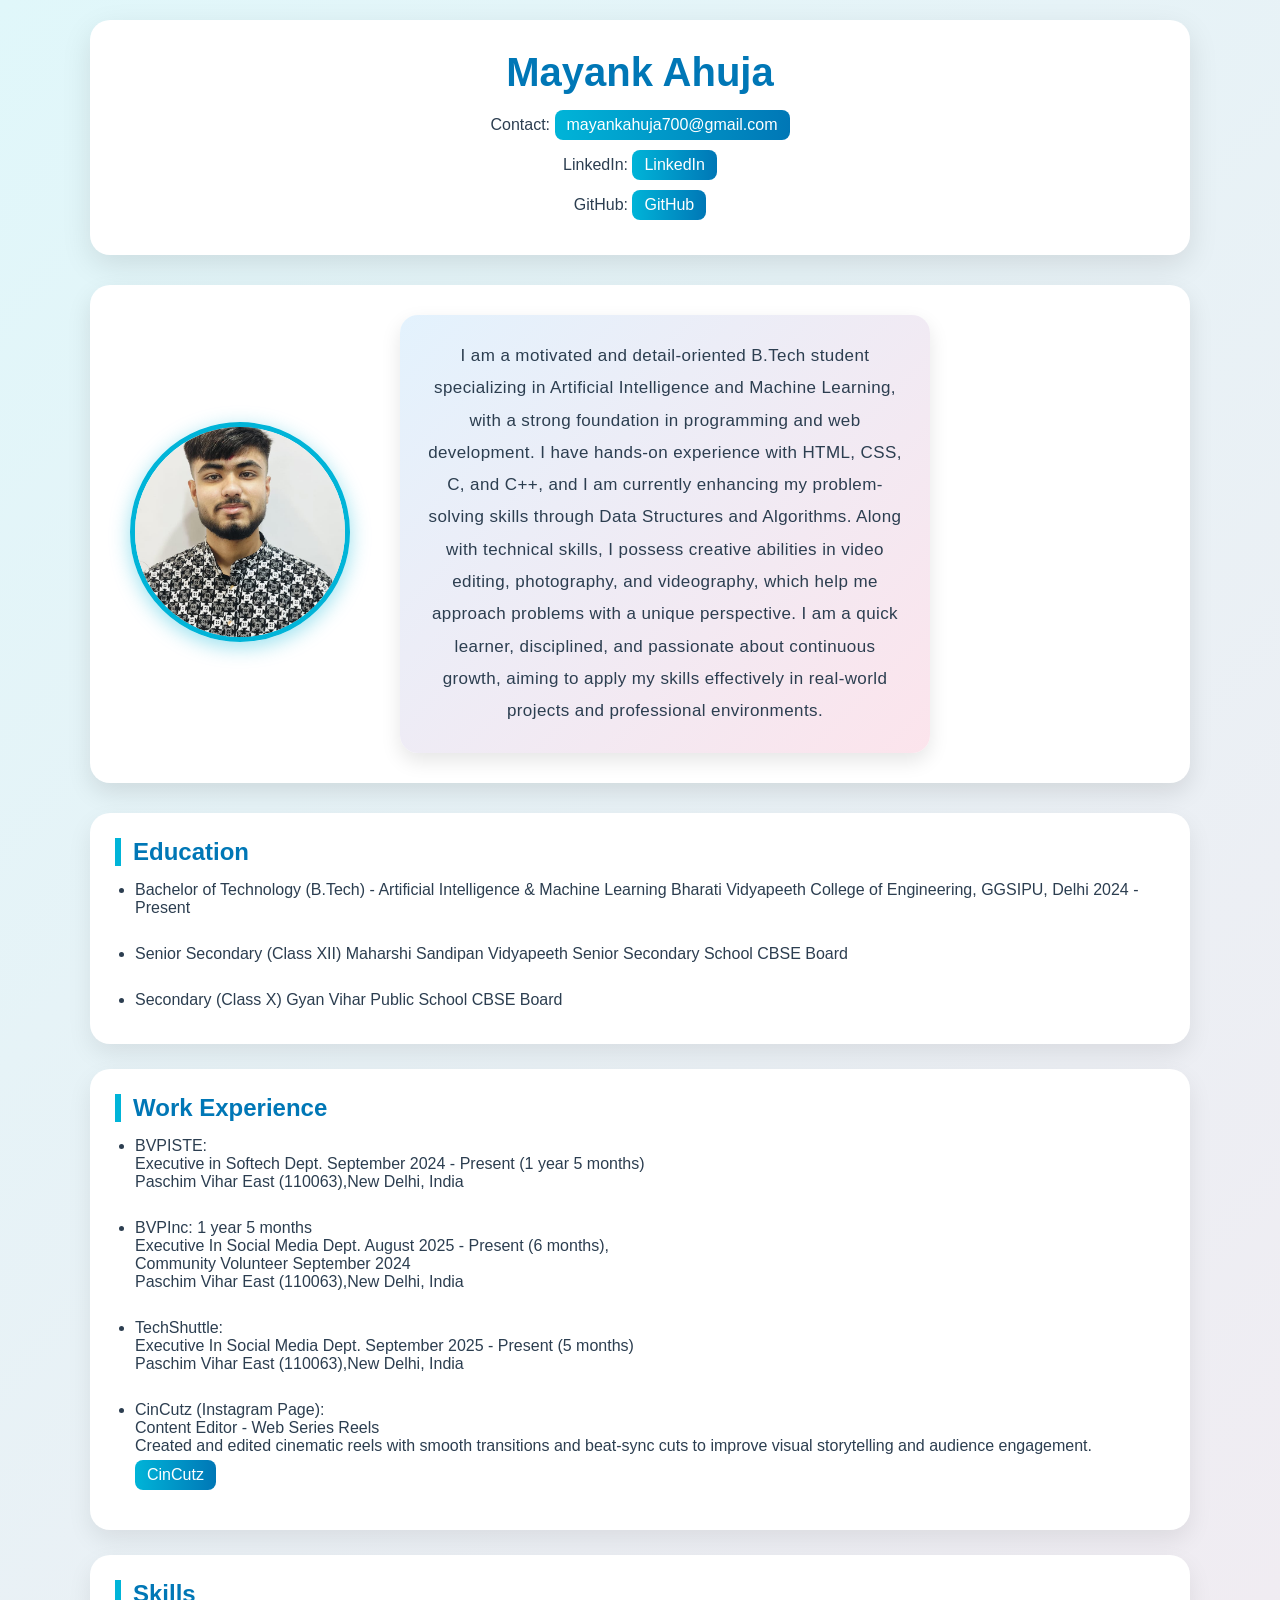
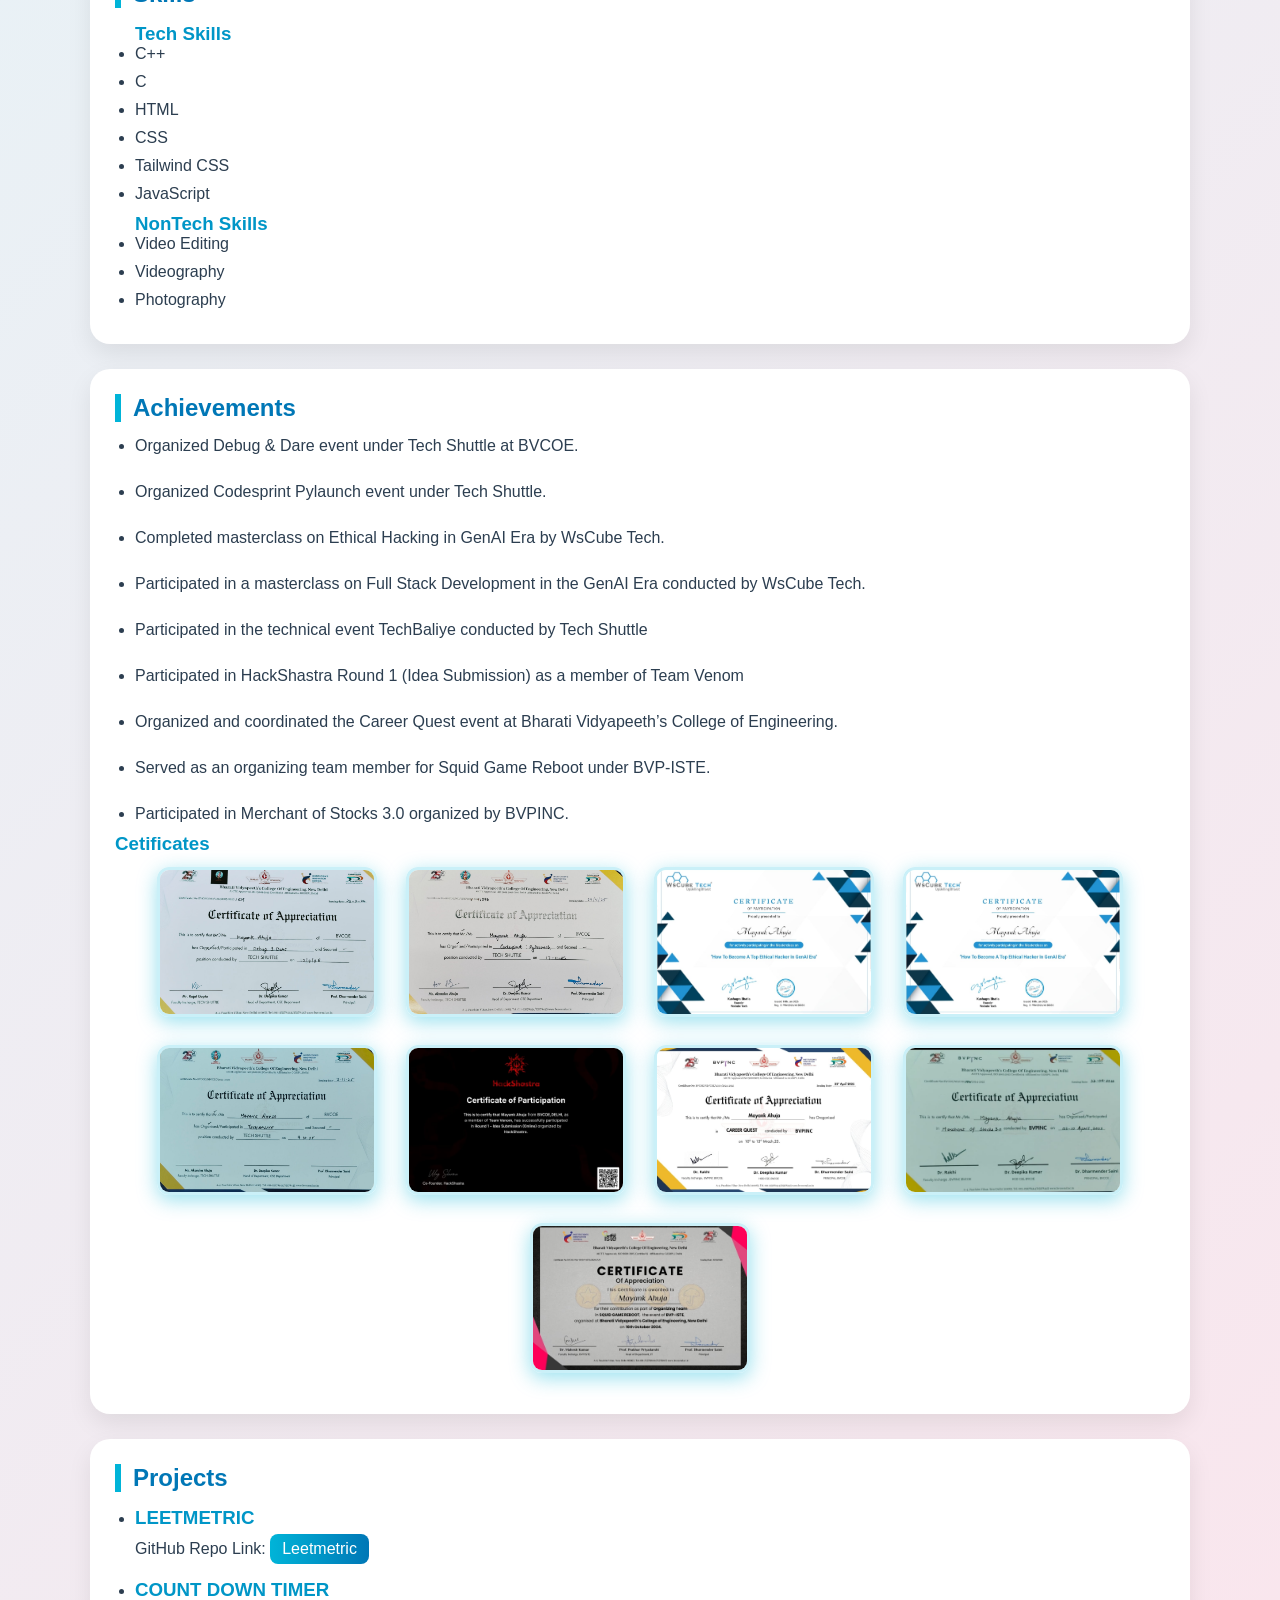
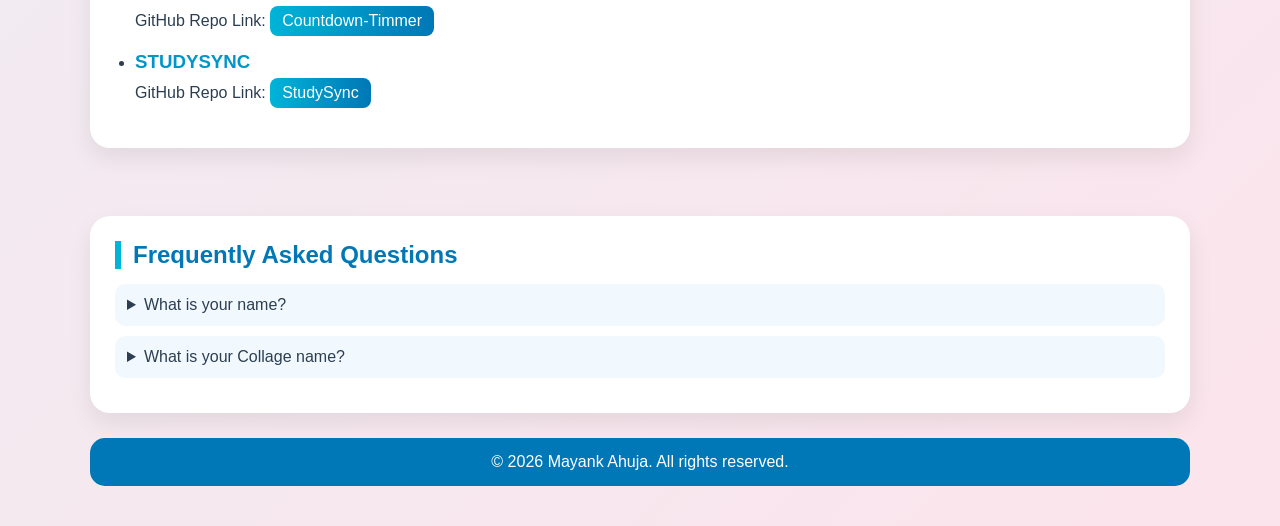
<file: index.html>
<!DOCTYPE html>
<html lang="en">
<head>
    <meta charset="UTF-8">
    <meta name="viewport" content="width=device-width, initial-scale=1.0">
    <title>Resume</title>
    <link rel="stylesheet" href="resume.css">
</head>
<body>
    <div>
        <h1>Mayank Ahuja</h1>
        <p>Contact: <a href="mailto:mayankahuja700@gmail.com">mayankahuja700@gmail.com</a></p>
        <p>LinkedIn: <a href=">https://www.linkedin.com/in/mayank-ahuja-430414332?utm_source=share&utm_campaign=share_via&utm_content=profile&utm_medium=android_app">LinkedIn</a></p>
        <p>GitHub: <a href="https://github.com/Mayankahuja005">GitHub</a></p>
    </div>
    <table>
        <tr>
            <td><img src="images/it'sme.jpeg" alt="Mayank Ahuja" height="250px" width="200px"></td>
            <td>
                I am a motivated and detail-oriented B.Tech student specializing in Artificial
                Intelligence and Machine Learning, with a strong foundation in programming and web
                development. I have hands-on experience with HTML, CSS, C, and C++, and I am
                currently enhancing my problem-solving skills through Data Structures and Algorithms.
                Along with technical skills, I possess creative abilities in video editing, photography,
                and videography, which help me approach problems with a unique perspective. I am a
                quick learner, disciplined, and passionate about continuous growth, aiming to apply my
                skills effectively in real-world projects and professional environments.
            </td>
        </tr>
    </table>
    <section>
        <h2>Education</h2>
        <ul>
            <li>Bachelor of Technology (B.Tech) - Artificial Intelligence & Machine Learning
                Bharati Vidyapeeth College of Engineering, GGSIPU, Delhi
                2024 - Present</li>
                <br>
            <li>Senior Secondary (Class XII)
                Maharshi Sandipan Vidyapeeth Senior Secondary School
                CBSE Board
            </li>
            <br>
            <li>Secondary (Class X)
                Gyan Vihar Public School
                CBSE Board
            </li>
        </ul>
    </section>
    <section>
        <h2>Work Experience</h2>
        <ul>
            <li>
                BVPISTE:
                <br>
                Executive in Softech Dept.
                September 2024 - Present (1 year 5 months)
                <br>
                Paschim Vihar East (110063),New Delhi, India
            </li>
            <br>
            <li>
                BVPInc:
                1 year 5 months
                <br>
                Executive In Social Media Dept.
                August 2025 - Present (6 months),
                <br>
                Community Volunteer
                September 2024 
                <br>
                Paschim Vihar East (110063),New Delhi, India
            </li>
            <br>
            <li>
                TechShuttle:
                <br>
                Executive In Social Media Dept.
                September 2025 - Present (5 months)
                <br>
                Paschim Vihar East (110063),New Delhi, India
            </li>
            <br>
            <li>
               CinCutz (Instagram Page):<br>
               Content Editor - Web Series Reels<br>
               Created and edited cinematic reels with smooth transitions and beat-sync cuts to improve visual storytelling and audience engagement.
               <a href="https://www.instagram.com/cinecutz005?utm_source=ig_web_button_share_sheet&igsh=ZDNlZDc0MzIxNw==">CinCutz</a>
            </li>
        </ul>
    </section>
    <section>
        <h2>Skills</h2>
        <ul>
            <h3>Tech Skills</h3>
            <li>C++</li>
            <li>C</li>
            <li>HTML</li>
            <li>CSS</li>
            <li>Tailwind CSS</li>
            <li>JavaScript</li>
            <h3>NonTech Skills</h3>
            <li>Video Editing</li>
            <li>Videography</li>
            <li>Photography</li>
        </ul>
    </section>
    <section>
        <h2>Achievements</h2>
        <ul>
            <li>Organized Debug & Dare event under Tech Shuttle at BVCOE.</li>
            <br>
            <li>Organized Codesprint Pylaunch event under Tech Shuttle.</li>
            <br>
            <li>Completed masterclass on Ethical Hacking in GenAI Era by WsCube Tech.</li>
            <br>
            <li>Participated in a masterclass on Full Stack Development in the GenAI Era conducted by WsCube Tech.</li>
            <br>
            <li>Participated in the technical event TechBaliye conducted by Tech Shuttle</li>
            <br>
            <li>Participated in HackShastra Round 1 (Idea Submission) as a member of Team Venom</li>
            <br>
            <li>Organized and coordinated the Career Quest event at Bharati Vidyapeeth’s College of Engineering.</li>
            <br>
            <li>Served as an organizing team member for Squid Game Reboot under BVP-ISTE.</li>
            <br>
            <li>Participated in Merchant of Stocks 3.0 organized by BVPINC.</li>
        </ul>
        <h3>Cetificates</h3>
        <img src="images/debug&dare.jpeg" alt="Debug&Dare" height="200px" width="200px">
        <img src="images/pylaunch.jpeg" alt="Pylaunch" height="200px" width="200px">
        <img src="images/masterclasshacking.jpeg" alt="MasterClassHacking" height="200px" width="200px">
        <img src="images/masterclasshacking.jpeg" alt="MasterClass" height="200px" width="200px">
        <img src="images/techbaliye.jpeg" alt="TechBaliye" height="200px" width="200px">
        <img src="images/hackshastra.jpeg" alt="Hackshastra" height="200px" width="200px">
        <img src="images/Careerquest.jpeg" alt="Career Quest" height="200px" width="200px">
        <img src="images/merchantofstocks.jpeg" alt="Merchant Of Stocks" height="200px" width="200px">
        <img src="images/squidgame.jpeg" alt="Squid Game" height="200px" width="200px">
    </section>
    <section>
        <h2>Projects</h2>
        <ul>
            <li>
                <h3>LEETMETRIC</h3>
                <span>GitHub Repo Link:</span>
                <a href="https://github.com/Mayankahuja005/Leetmetric.git">Leetmetric</a>
            </li>
             <li>
                <h3>COUNT DOWN TIMER</h3>
                <span>GitHub Repo Link:</span>
                <a href="https://github.com/Mayankahuja005/Countdown-Timmer.git">Countdown-Timmer</a>
            </li>
            <li>
                <h3>STUDYSYNC</h3>
                <span>GitHub Repo Link:</span>
                <a href="https://github.com/Mayankahuja005/StudySync.git">StudySync</a>
            </li>
        </ul>
    </section>
    <br>
    <section>
        <h2>Frequently Asked Questions</h2>
        <details>
            <summary>What is your name?</summary>
            My name is Mayank Ahuja
        </details>
        <details>
            <summary>What is your Collage name?</summary>
            BVCOE-Bharati Vidyapeeth's College of Engineering, New Delhi ,under GGSIPU(Guru Gobind Singh Indraprastha University)
        </details>
    </section>
    <footer>
        <p>&copy 2026 Mayank Ahuja. All rights reserved.</p>
    </footer>
</body>
</html>
</file>
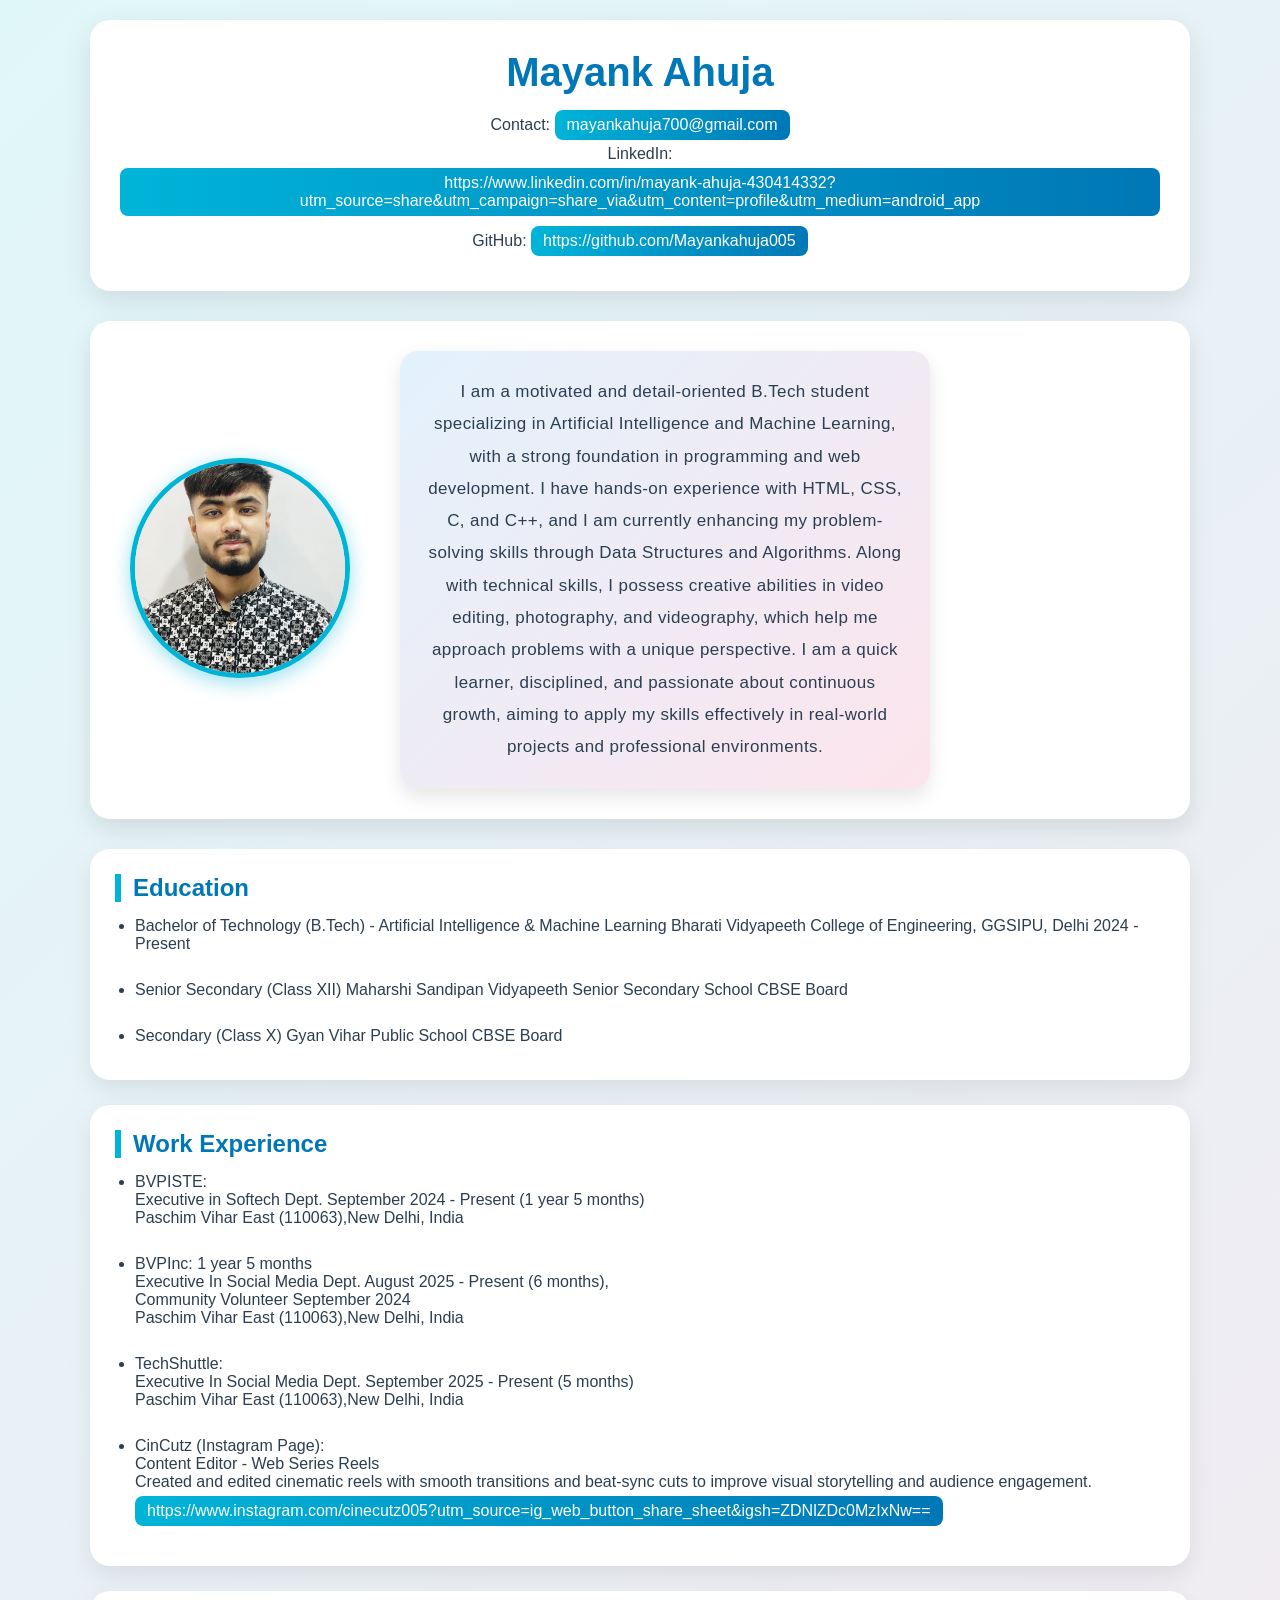
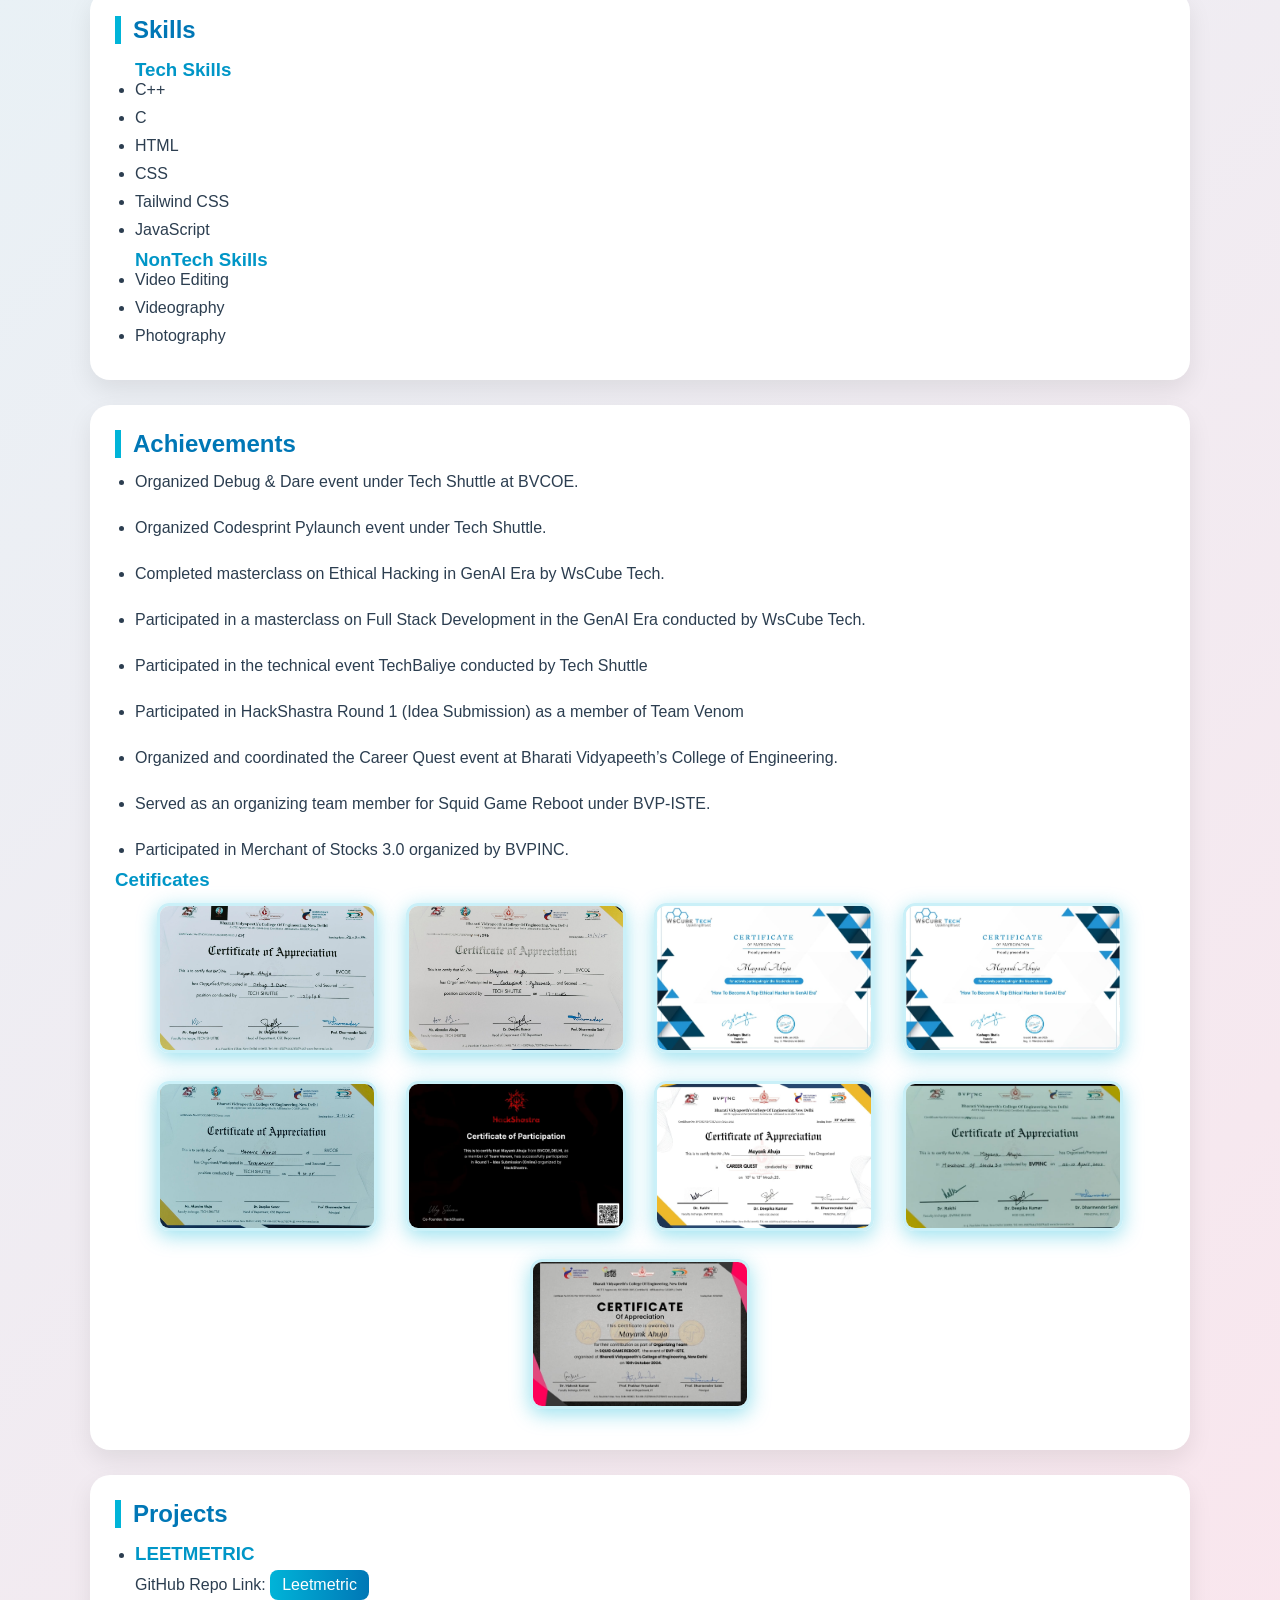
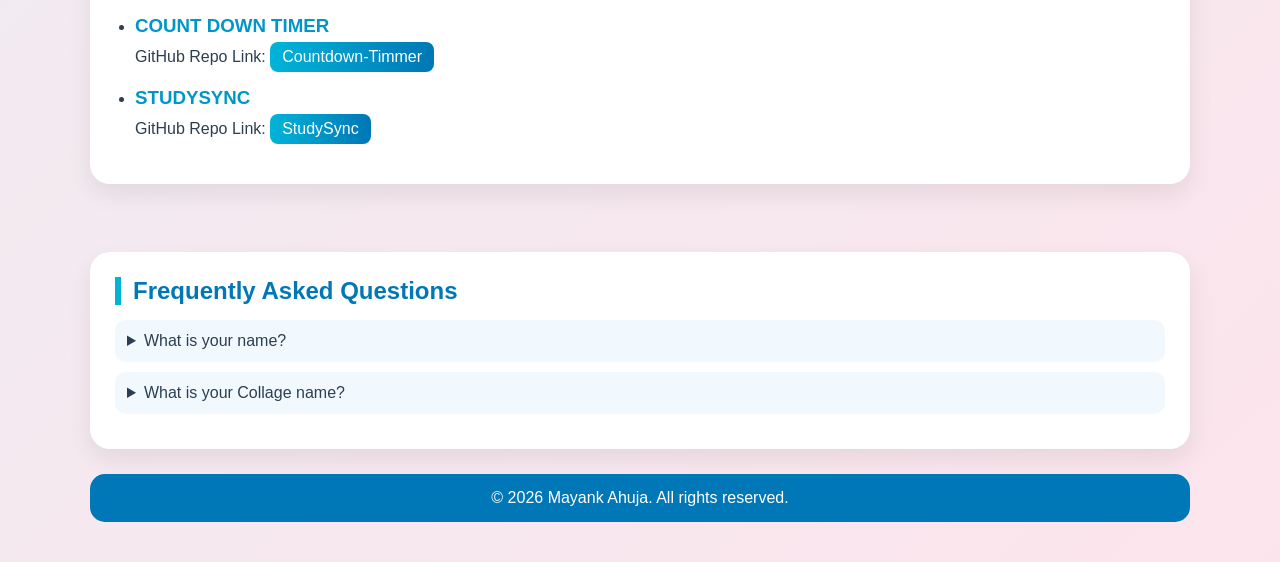
<file: Resume.html>
<!DOCTYPE html>
<html lang="en">
<head>
    <meta charset="UTF-8">
    <meta name="viewport" content="width=device-width, initial-scale=1.0">
    <title>Resume</title>
    <link rel="stylesheet" href="resume.css">
</head>
<body>
    <div>
        <h1>Mayank Ahuja</h1>
        <p>Contact: <a href="mailto:mayankahuja700@gmail.com">mayankahuja700@gmail.com</a></p>
        <p>LinkedIn: <a href="https://www.linkedin.com/in/mayank-ahuja-430414332">https://www.linkedin.com/in/mayank-ahuja-430414332?utm_source=share&utm_campaign=share_via&utm_content=profile&utm_medium=android_app</a></p>
        <p>GitHub: <a href="https://github.com/Mayankahuja005">https://github.com/Mayankahuja005</a></p>
    </div>
    <table>
        <tr>
            <td><img src="images/it'sme.jpeg" alt="Mayank Ahuja" height="250px" width="200px"></td>
            <td>
                I am a motivated and detail-oriented B.Tech student specializing in Artificial
                Intelligence and Machine Learning, with a strong foundation in programming and web
                development. I have hands-on experience with HTML, CSS, C, and C++, and I am
                currently enhancing my problem-solving skills through Data Structures and Algorithms.
                Along with technical skills, I possess creative abilities in video editing, photography,
                and videography, which help me approach problems with a unique perspective. I am a
                quick learner, disciplined, and passionate about continuous growth, aiming to apply my
                skills effectively in real-world projects and professional environments.
            </td>
        </tr>
    </table>
    <section>
        <h2>Education</h2>
        <ul>
            <li>Bachelor of Technology (B.Tech) - Artificial Intelligence & Machine Learning
                Bharati Vidyapeeth College of Engineering, GGSIPU, Delhi
                2024 - Present</li>
                <br>
            <li>Senior Secondary (Class XII)
                Maharshi Sandipan Vidyapeeth Senior Secondary School
                CBSE Board
            </li>
            <br>
            <li>Secondary (Class X)
                Gyan Vihar Public School
                CBSE Board
            </li>
        </ul>
    </section>
    <section>
        <h2>Work Experience</h2>
        <ul>
            <li>
                BVPISTE:
                <br>
                Executive in Softech Dept.
                September 2024 - Present (1 year 5 months)
                <br>
                Paschim Vihar East (110063),New Delhi, India
            </li>
            <br>
            <li>
                BVPInc:
                1 year 5 months
                <br>
                Executive In Social Media Dept.
                August 2025 - Present (6 months),
                <br>
                Community Volunteer
                September 2024 
                <br>
                Paschim Vihar East (110063),New Delhi, India
            </li>
            <br>
            <li>
                TechShuttle:
                <br>
                Executive In Social Media Dept.
                September 2025 - Present (5 months)
                <br>
                Paschim Vihar East (110063),New Delhi, India
            </li>
            <br>
            <li>
               CinCutz (Instagram Page):<br>
               Content Editor - Web Series Reels<br>
               Created and edited cinematic reels with smooth transitions and beat-sync cuts to improve visual storytelling and audience engagement.
               <a href="https://www.instagram.com/cinecutz005">https://www.instagram.com/cinecutz005?utm_source=ig_web_button_share_sheet&igsh=ZDNlZDc0MzIxNw==</a>
            </li>
        </ul>
    </section>
    <section>
        <h2>Skills</h2>
        <ul>
            <h3>Tech Skills</h3>
            <li>C++</li>
            <li>C</li>
            <li>HTML</li>
            <li>CSS</li>
            <li>Tailwind CSS</li>
            <li>JavaScript</li>
            <h3>NonTech Skills</h3>
            <li>Video Editing</li>
            <li>Videography</li>
            <li>Photography</li>
        </ul>
    </section>
    <section>
        <h2>Achievements</h2>
        <ul>
            <li>Organized Debug & Dare event under Tech Shuttle at BVCOE.</li>
            <br>
            <li>Organized Codesprint Pylaunch event under Tech Shuttle.</li>
            <br>
            <li>Completed masterclass on Ethical Hacking in GenAI Era by WsCube Tech.</li>
            <br>
            <li>Participated in a masterclass on Full Stack Development in the GenAI Era conducted by WsCube Tech.</li>
            <br>
            <li>Participated in the technical event TechBaliye conducted by Tech Shuttle</li>
            <br>
            <li>Participated in HackShastra Round 1 (Idea Submission) as a member of Team Venom</li>
            <br>
            <li>Organized and coordinated the Career Quest event at Bharati Vidyapeeth’s College of Engineering.</li>
            <br>
            <li>Served as an organizing team member for Squid Game Reboot under BVP-ISTE.</li>
            <br>
            <li>Participated in Merchant of Stocks 3.0 organized by BVPINC.</li>
        </ul>
        <h3>Cetificates</h3>
        <img src="images/debug&dare.jpeg" alt="Debug&Dare" height="200px" width="200px">
        <img src="images/pylaunch.jpeg" alt="Pylaunch" height="200px" width="200px">
        <img src="images/masterclasshacking.jpeg" alt="MasterClassHacking" height="200px" width="200px">
        <img src="images/masterclasshacking.jpeg" alt="MasterClass" height="200px" width="200px">
        <img src="images/techbaliye.jpeg" alt="TechBaliye" height="200px" width="200px">
        <img src="images/hackshastra.jpeg" alt="Hackshastra" height="200px" width="200px">
        <img src="images/Careerquest.jpeg" alt="Career Quest" height="200px" width="200px">
        <img src="images/merchantofstocks.jpeg" alt="Merchant Of Stocks" height="200px" width="200px">
        <img src="images/squidgame.jpeg" alt="Squid Game" height="200px" width="200px">
    </section>
    <section>
        <h2>Projects</h2>
        <ul>
            <li>
                <h3>LEETMETRIC</h3>
                <span>GitHub Repo Link:</span>
                <a href="https://github.com/Mayankahuja005/Leetmetric.git">Leetmetric</a>
            </li>
             <li>
                <h3>COUNT DOWN TIMER</h3>
                <span>GitHub Repo Link:</span>
                <a href="https://github.com/Mayankahuja005/Countdown-Timmer.git">Countdown-Timmer</a>
            </li>
            <li>
                <h3>STUDYSYNC</h3>
                <span>GitHub Repo Link:</span>
                <a href="https://github.com/Mayankahuja005/StudySync.git">StudySync</a>
            </li>
        </ul>
    </section>
    <br>
    <section>
        <h2>Frequently Asked Questions</h2>
        <details>
            <summary>What is your name?</summary>
            My name is Mayank Ahuja
        </details>
        <details>
            <summary>What is your Collage name?</summary>
            BVCOE-Bharati Vidyapeeth's College of Engineering, New Delhi ,under GGSIPU(Guru Gobind Singh Indraprastha University)
        </details>
    </section>
    <footer>
        <p>&copy 2026 Mayank Ahuja. All rights reserved.</p>
    </footer>
</body>
</html>
</file>
<file: resume.css>
* {
  margin: 0;
  padding: 0;
  box-sizing: border-box;
  font-family: 'Segoe UI', sans-serif;
}

body {
  background: linear-gradient(135deg, #e0f7fa, #fce4ec);
  color: #2c3e50;
  padding: 20px;
}

/* HEADER */
body > div {
  max-width: 1100px;
  margin: auto;
  background: white;
  padding: 30px;
  border-radius: 20px;
  text-align: center;
  box-shadow: 0 10px 30px rgba(0,0,0,0.1);
}

h1 {
  font-size: 2.5rem;
  color: #0077b6;
  margin-bottom: 10px;
}

/* LINKS */
a {
  display: inline-block;
  font-size: 16px;
  padding: 6px 12px;
  margin: 5px 0;
  color: #ffffff;
  background: linear-gradient(90deg, #00b4d8, #0077b6);
  border-radius: 8px;
  text-decoration: none;
  transition: 0.3s;
}

a:hover {
  transform: scale(1.05);
}

/* PROFILE SECTION */
table {
  display: flex;
  flex-wrap: wrap;
  gap: 40px; /* 👈 MAIN GAP BETWEEN IMAGE & TEXT */
  margin: 30px auto;
  max-width: 1100px;
  background: #ffffff;
  border-radius: 20px;
  padding: 30px;
  box-shadow: 0 10px 25px rgba(0,0,0,0.1);
}

tr {
  display: flex;
  flex-wrap: wrap;
  width: 100%;
  align-items: center;
  gap: 40px; /* 👈 EXTRA GAP CONTROL */
}

/* IMAGE SIDE */
td:first-child {
  flex: 1;
  text-align: center;
}

/* TEXT SIDE */
td:last-child {
  flex: 2;
  display: flex;
  justify-content: center;
  align-items: center;
  padding-left: 10px; /* 👈 SMALL EXTRA SPACE */
}

td:last-child {
  max-width: 550px;
  margin: auto;
  font-size: 17px;
  line-height: 1.9;
  letter-spacing: 0.4px;
  text-align: center;
  padding: 25px;

  background: linear-gradient(135deg, #e3f2fd, #fce4ec);
  border-radius: 18px;

  box-shadow: 0 8px 20px rgba(0,0,0,0.1);
  transition: 0.3s;
}

td:last-child:hover {
  transform: scale(1.02);
}

/* PROFILE IMAGE */
img {
  width: 220px;
  height: 220px;
  object-fit: cover;
  border-radius: 50%;
  border: 5px solid #00b4d8;
  box-shadow: 0 5px 20px rgba(0,180,216,0.4);
  transition: 0.3s;
}

img:hover {
  transform: scale(1.05);
}

/* SECTIONS */
section {
  max-width: 1100px;
  margin: 25px auto;
  padding: 25px;
  background: white;
  border-radius: 20px;
  box-shadow: 0 10px 25px rgba(0,0,0,0.08);
  transition: 0.3s;
  text-align: center;
}

section:hover {
  transform: translateY(-5px);
}

/* HEADINGS */
h2 {
  border-left: 6px solid #00b4d8;
  padding-left: 12px;
  margin-bottom: 15px;
  color: #0077b6;
  text-align: left;
}

h3 {
  color: #0096c7;
  margin-top: 10px;
  text-align: left;
}

/* LIST */
ul {
  margin-left: 20px;
  text-align: left;
}

li {
  margin-bottom: 10px;
}

/* CERTIFICATES */
section img {
  width: 220px;
  height: 150px;
  margin: 12px;
  border-radius: 12px;
  border: 3px solid #caf0f8;
  object-fit: cover;
  transition: 0.3s;
}

section img:hover {
  transform: scale(1.08);
  border-color: #00b4d8;
}

/* FAQ */
details {
  background: #f1f9ff;
  padding: 12px;
  border-radius: 10px;
  margin: 10px 0;
  text-align: left;
}

/* FOOTER */
footer {
  max-width: 1100px;
  margin: 20px auto;
  text-align: center;
  padding: 15px;
  background: #0077b6;
  color: white;
  border-radius: 15px;
}

/* RESPONSIVE */
@media (max-width: 768px) {

  table, tr {
    flex-direction: column;
    text-align: center;
  }

  td:last-child {
    max-width: 100%;
    margin-top: 15px;
    font-size: 15px;
  }

  img {
    width: 160px;
    height: 160px;
  }

  section img {
    width: 150px;
    height: 110px;
  }

  h1 {
    font-size: 2rem;
  }
}
</file>
